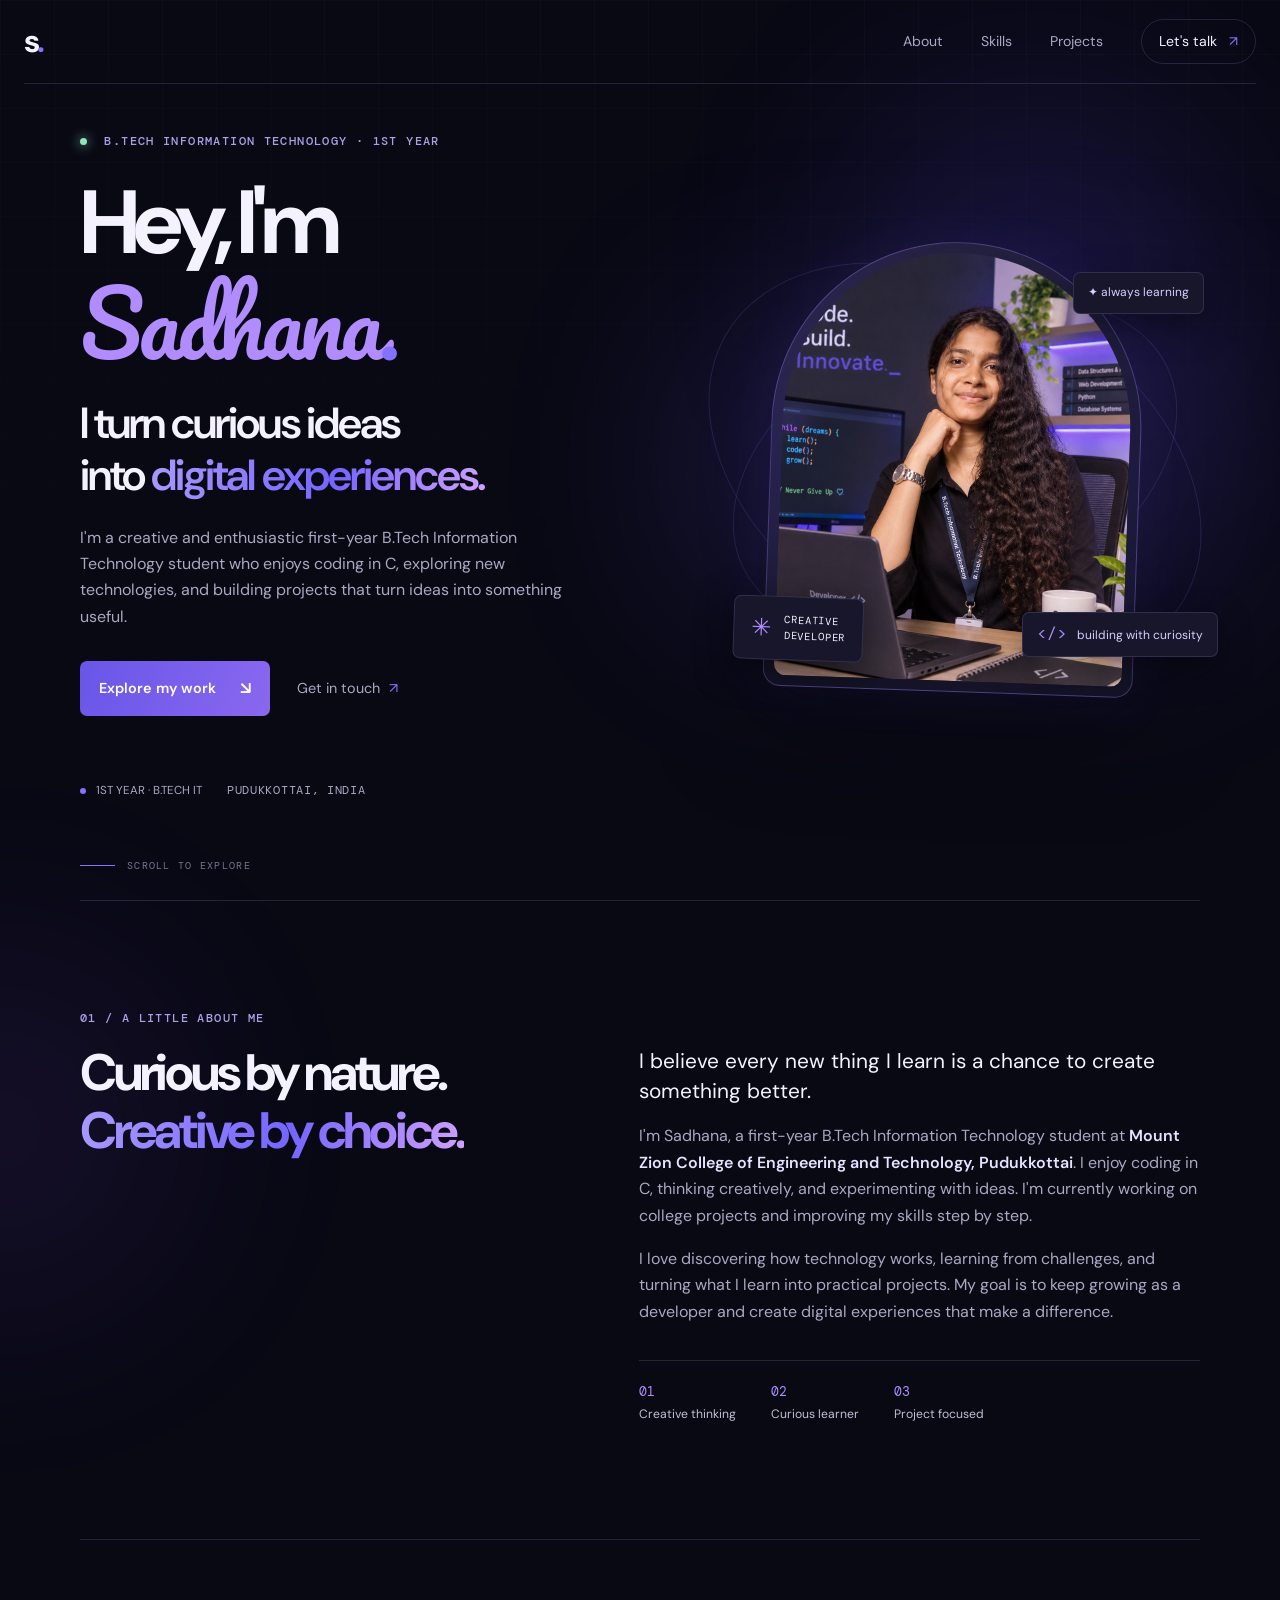
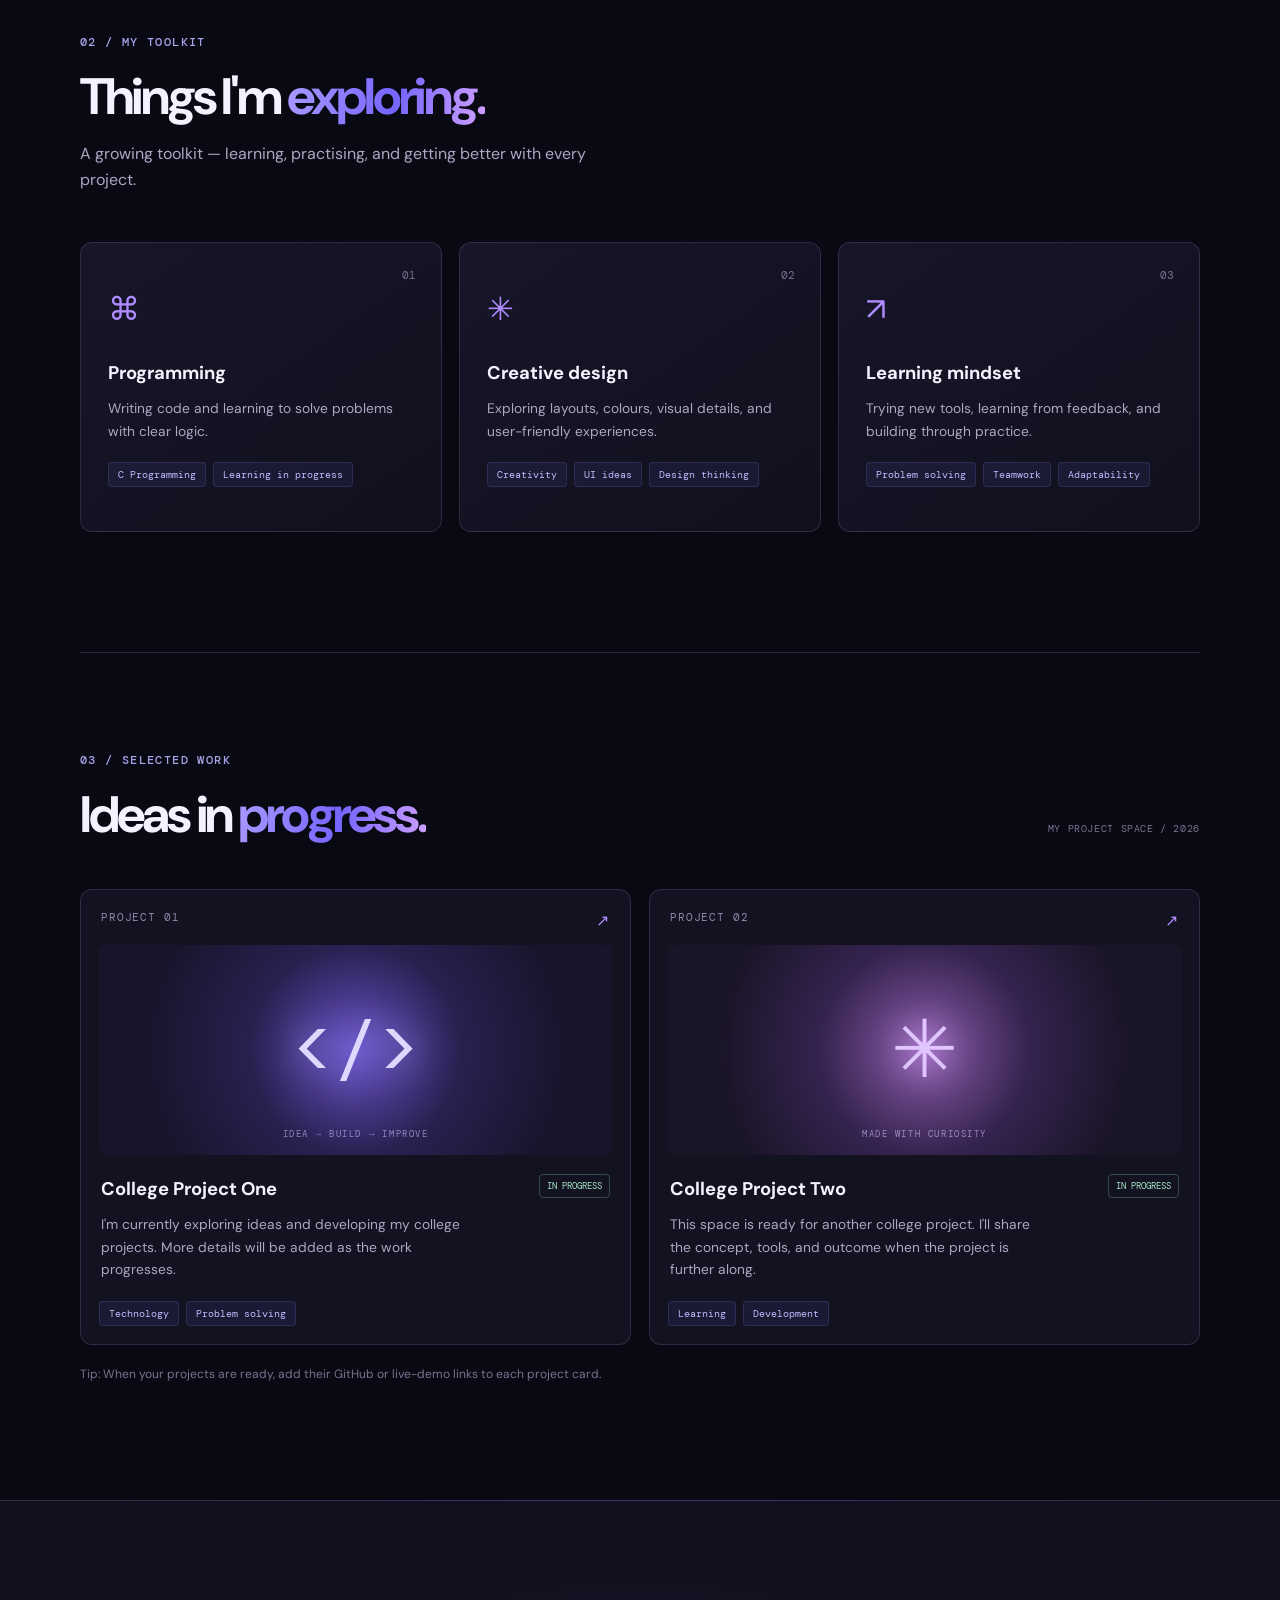
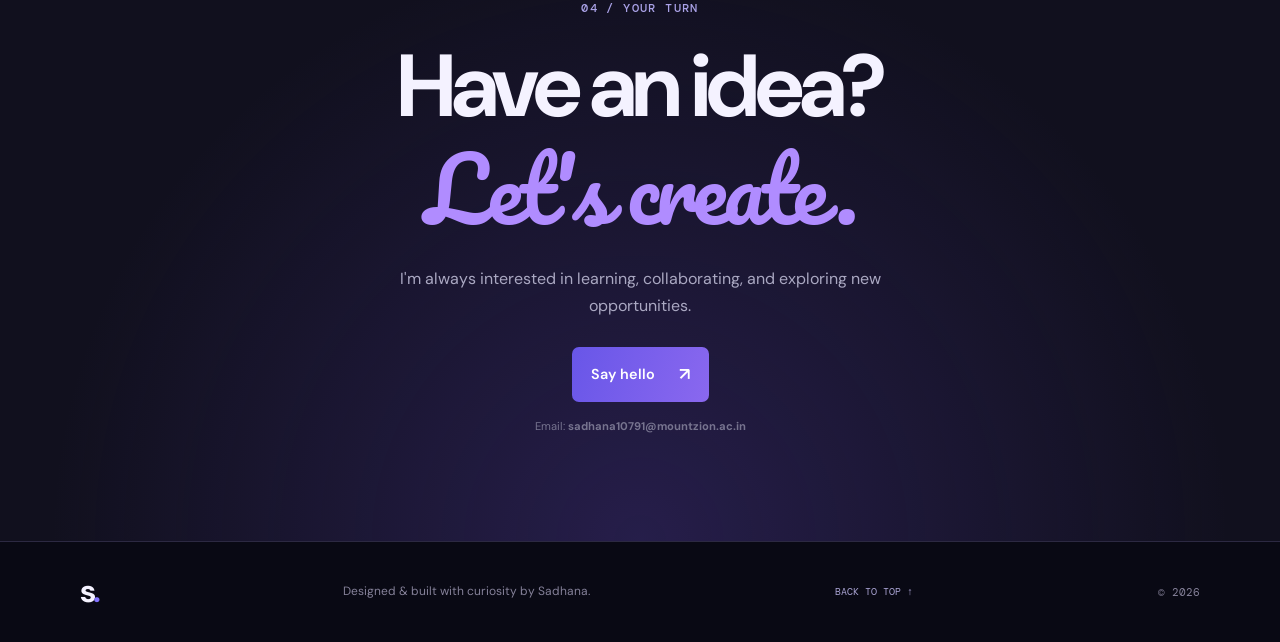
<file: index.html>
<!DOCTYPE html>
<html lang="en">
<head>
  <meta charset="UTF-8" />
  <meta name="viewport" content="width=device-width, initial-scale=1.0" />
  <meta name="description" content="Sadhana's personal portfolio — creative developer, curious learner, and engineering student." />
  <title>Sadhana | Creative Developer</title>
  <link rel="preconnect" href="https://fonts.googleapis.com">
  <link rel="preconnect" href="https://fonts.gstatic.com" crossorigin>
  <link href="https://fonts.googleapis.com/css2?family=DM+Mono:wght@400;500&family=DM+Sans:wght@400;500;600;700&family=Pacifico&display=swap" rel="stylesheet">
  <link rel="stylesheet" href="style.css" />
</head>
<body>
  <div class="ambient ambient-one"></div>
  <div class="ambient ambient-two"></div>

  <header class="site-header">
    <a class="brand" href="#home" aria-label="Sadhana home">s<span>.</span></a>
    <button class="menu-toggle" aria-label="Toggle navigation" aria-expanded="false">☰</button>
    <nav class="navigation" aria-label="Main navigation">
      <a href="#about">About</a>
      <a href="#skills">Skills</a>
      <a href="#projects">Projects</a>
      <a href="#contact" class="nav-contact">Let's talk <span>↗</span></a>
    </nav>
  </header>

  <main>
    <section class="hero section-wrap" id="home">
      <div class="hero-copy">
        <p class="eyebrow"><span class="status-dot"></span> B.TECH INFORMATION TECHNOLOGY · 1ST YEAR</p>
        <h1>Hey, I'm <span class="script-name">Sadhana</span><span class="period">.</span></h1>
        <h2>I turn curious ideas<br>into <span class="gradient-text">digital experiences.</span></h2>
        <p class="hero-description">
          I'm a creative and enthusiastic first-year B.Tech Information Technology student who enjoys
          coding in C, exploring new technologies, and building projects that turn ideas into something useful.
        </p>
        <div class="hero-actions">
          <a class="button button-primary" href="#projects">Explore my work <span>↘</span></a>
          <a class="text-link" href="#contact">Get in touch <span>↗</span></a>
        </div>
        <div class="hero-meta">
          <span><i></i> 1ST YEAR · B.TECH IT</span>
          <span class="mono">PUDUKKOTTAI, INDIA</span>
        </div>
      </div>

      <div class="hero-visual">
        <div class="photo-frame">
          <div class="photo-glow"></div>
          <img src="sadhana.jpg" alt="Sadhana" class="profile-photo">
          <div class="photo-label"><span class="label-icon">✳</span><span>CREATIVE<br>DEVELOPER</span></div>
        </div>
        <div class="orbit orbit-one"></div>
        <div class="orbit orbit-two"></div>
        <div class="floating-note note-top">✦ always learning</div>
        <div class="floating-note note-bottom"><span class="code-mark">&lt;/&gt;</span> building with curiosity</div>
      </div>
      <a class="scroll-cue" href="#about"><span></span> SCROLL TO EXPLORE</a>
    </section>

    <section class="section-wrap about-section" id="about">
      <div class="section-heading">
        <p class="eyebrow">01 / A LITTLE ABOUT ME</p>
        <h2>Curious by nature.<br><span class="gradient-text">Creative by choice.</span></h2>
      </div>
      <div class="about-content">
        <p class="about-lead">I believe every new thing I learn is a chance to create something better.</p>
        <p>
          I'm Sadhana, a first-year B.Tech Information Technology student at <strong>Mount Zion College
          of Engineering and Technology, Pudukkottai</strong>. I enjoy coding in C, thinking creatively,
          and experimenting with ideas.
          I'm currently working on college projects and improving my skills step by step.
        </p>
        <p>
          I love discovering how technology works, learning from challenges, and turning what I
          learn into practical projects. My goal is to keep growing as a developer and create
          digital experiences that make a difference.
        </p>
        <div class="quick-facts">
          <div><strong>01</strong><span>Creative thinking</span></div>
          <div><strong>02</strong><span>Curious learner</span></div>
          <div><strong>03</strong><span>Project focused</span></div>
        </div>
      </div>
    </section>

    <section class="section-wrap skills-section" id="skills">
      <div class="section-heading">
        <p class="eyebrow">02 / MY TOOLKIT</p>
        <h2>Things I'm <span class="gradient-text">exploring.</span></h2>
        <p class="section-intro">A growing toolkit — learning, practising, and getting better with every project.</p>
      </div>
      <div class="skill-grid">
        <article class="skill-card"><span class="skill-number">01</span><div class="skill-symbol">⌘</div><h3>Programming</h3><p>Writing code and learning to solve problems with clear logic.</p><div class="tags"><span>C Programming</span><span>Learning in progress</span></div></article>
        <article class="skill-card"><span class="skill-number">02</span><div class="skill-symbol">✳</div><h3>Creative design</h3><p>Exploring layouts, colours, visual details, and user-friendly experiences.</p><div class="tags"><span>Creativity</span><span>UI ideas</span><span>Design thinking</span></div></article>
        <article class="skill-card"><span class="skill-number">03</span><div class="skill-symbol">↗</div><h3>Learning mindset</h3><p>Trying new tools, learning from feedback, and building through practice.</p><div class="tags"><span>Problem solving</span><span>Teamwork</span><span>Adaptability</span></div></article>
      </div>
    </section>

    <section class="section-wrap projects-section" id="projects">
      <div class="section-heading projects-heading">
        <div><p class="eyebrow">03 / SELECTED WORK</p><h2>Ideas in <span class="gradient-text">progress.</span></h2></div>
        <span class="project-count mono">MY PROJECT SPACE / 2026</span>
      </div>
      <div class="project-grid">
        <article class="project-card project-featured">
          <div class="project-top"><span>PROJECT 01</span><span class="project-arrow">↗</span></div>
          <div class="project-art art-one"><span class="art-bracket">&lt;/&gt;</span><span class="art-caption">IDEA → BUILD → IMPROVE</span></div>
          <div class="project-info"><div><h3>College Project One</h3><p>I'm currently exploring ideas and developing my college projects. More details will be added as the work progresses.</p></div><span class="project-status">IN PROGRESS</span></div>
          <div class="tags"><span>Technology</span><span>Problem solving</span></div>
        </article>
        <article class="project-card">
          <div class="project-top"><span>PROJECT 02</span><span class="project-arrow">↗</span></div>
          <div class="project-art art-two"><span class="art-spark">✳</span><span class="art-caption">MADE WITH CURIOSITY</span></div>
          <div class="project-info"><div><h3>College Project Two</h3><p>This space is ready for another college project. I'll share the concept, tools, and outcome when the project is further along.</p></div><span class="project-status">IN PROGRESS</span></div>
          <div class="tags"><span>Learning</span><span>Development</span></div>
        </article>
      </div>
      <p class="project-hint">Tip: When your projects are ready, add their GitHub or live-demo links to each project card.</p>
    </section>

    <section class="contact-section" id="contact">
      <div class="section-wrap contact-inner">
        <p class="eyebrow">04 / YOUR TURN</p>
        <h2>Have an idea?<br><span class="script-name">Let's create.</span></h2>
        <p>I'm always interested in learning, collaborating, and exploring new opportunities.</p>
        <a class="button button-primary" href="mailto:sadhana10791@mountzion.ac.in">Say hello <span>↗</span></a>
        <p class="email-note">Email: <strong>sadhana10791@mountzion.ac.in</strong></p>
      </div>
    </section>
  </main>

  <footer class="site-footer section-wrap">
    <a class="brand" href="#home">s<span>.</span></a>
    <p>Designed & built with curiosity by Sadhana.</p>
    <a href="#home" class="back-top">BACK TO TOP ↑</a>
    <span class="footer-year">© 2026</span>
  </footer>
  <script>
    const menuButton = document.querySelector('.menu-toggle');
    const navigation = document.querySelector('.navigation');
    menuButton.addEventListener('click', () => {
      const isOpen = navigation.classList.toggle('is-open');
      menuButton.setAttribute('aria-expanded', String(isOpen));
    });
    navigation.querySelectorAll('a').forEach(link => {
      link.addEventListener('click', () => {
        navigation.classList.remove('is-open');
        menuButton.setAttribute('aria-expanded', 'false');
      });
    });

    const revealItems = document.querySelectorAll(
      '.section-heading, .about-content, .skill-card, .project-card, .contact-inner'
    );
    const revealObserver = new IntersectionObserver(entries => {
      entries.forEach(entry => {
        if (entry.isIntersecting) {
          entry.target.classList.add('revealed');
          revealObserver.unobserve(entry.target);
        }
      });
    }, { threshold: 0.12 });
    revealItems.forEach(item => {
      item.classList.add('reveal');
      revealObserver.observe(item);
    });
  </script>
</body>
</html>
</file>
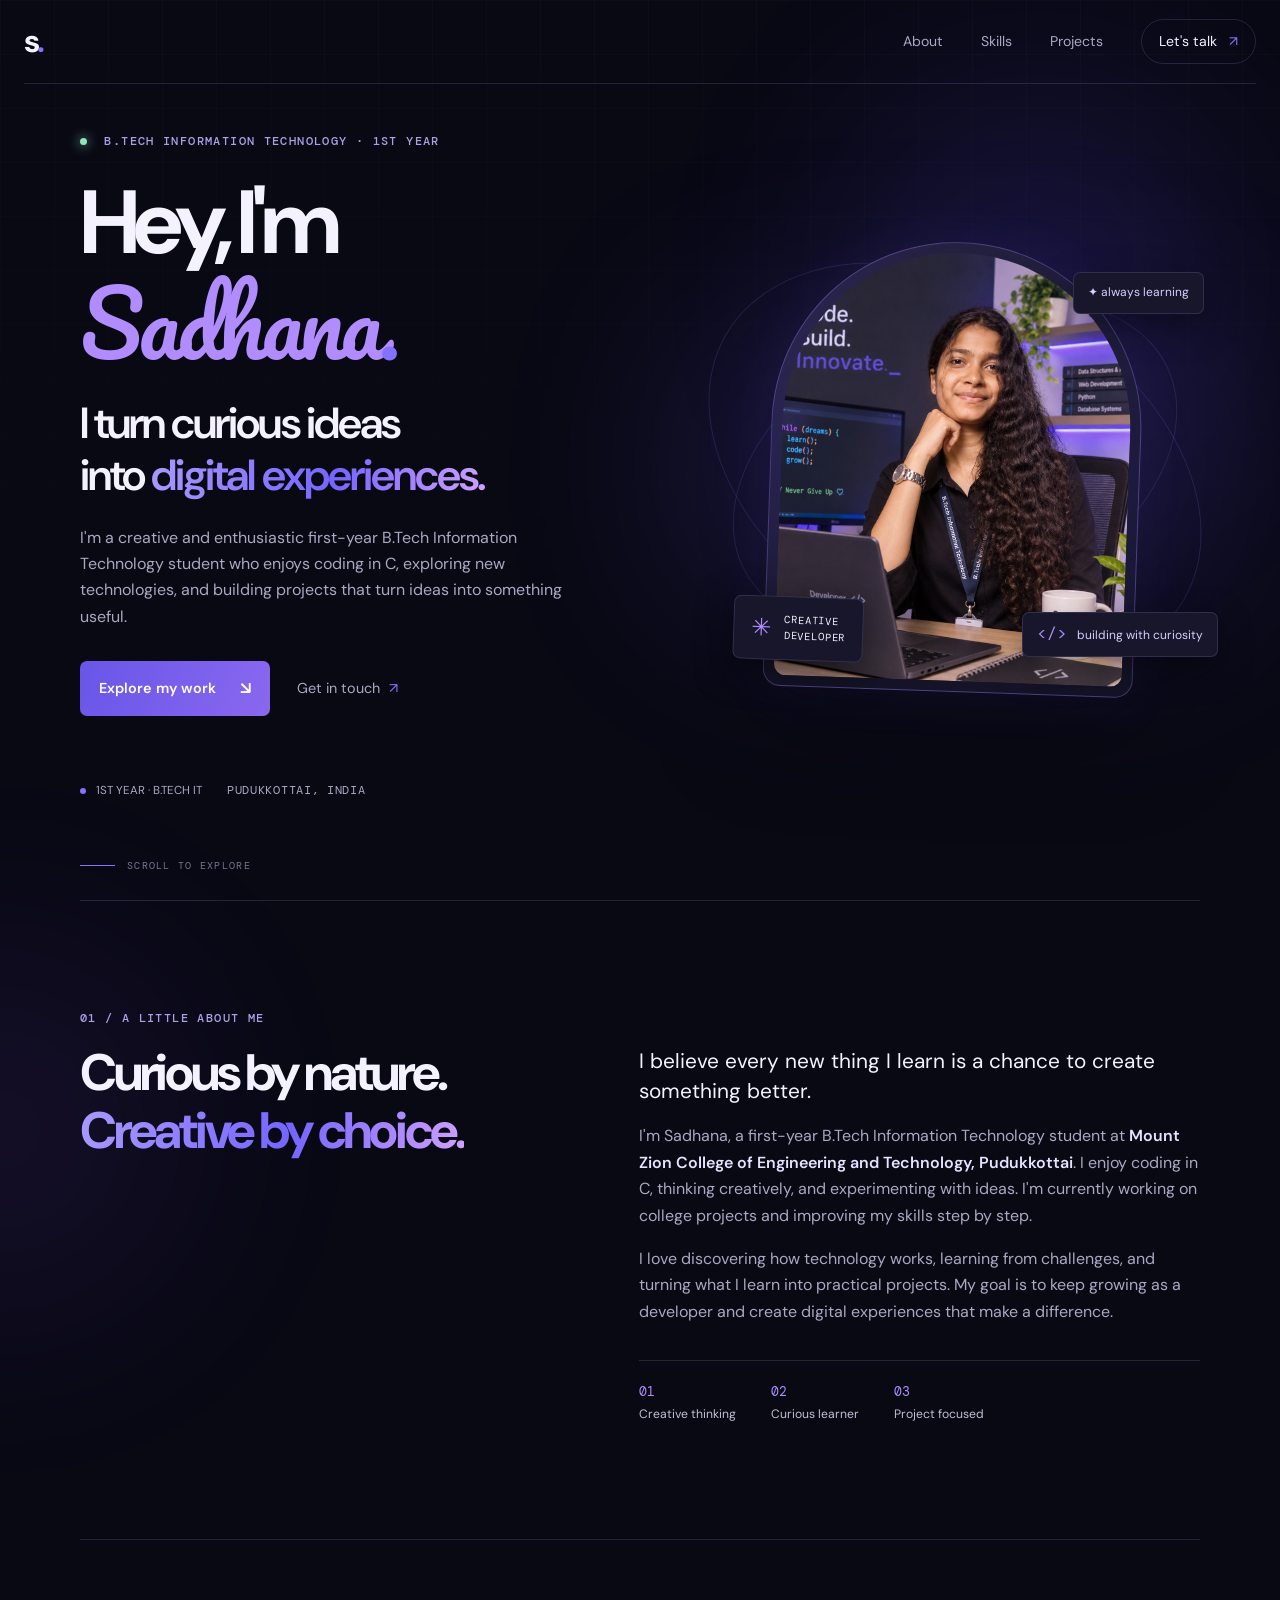
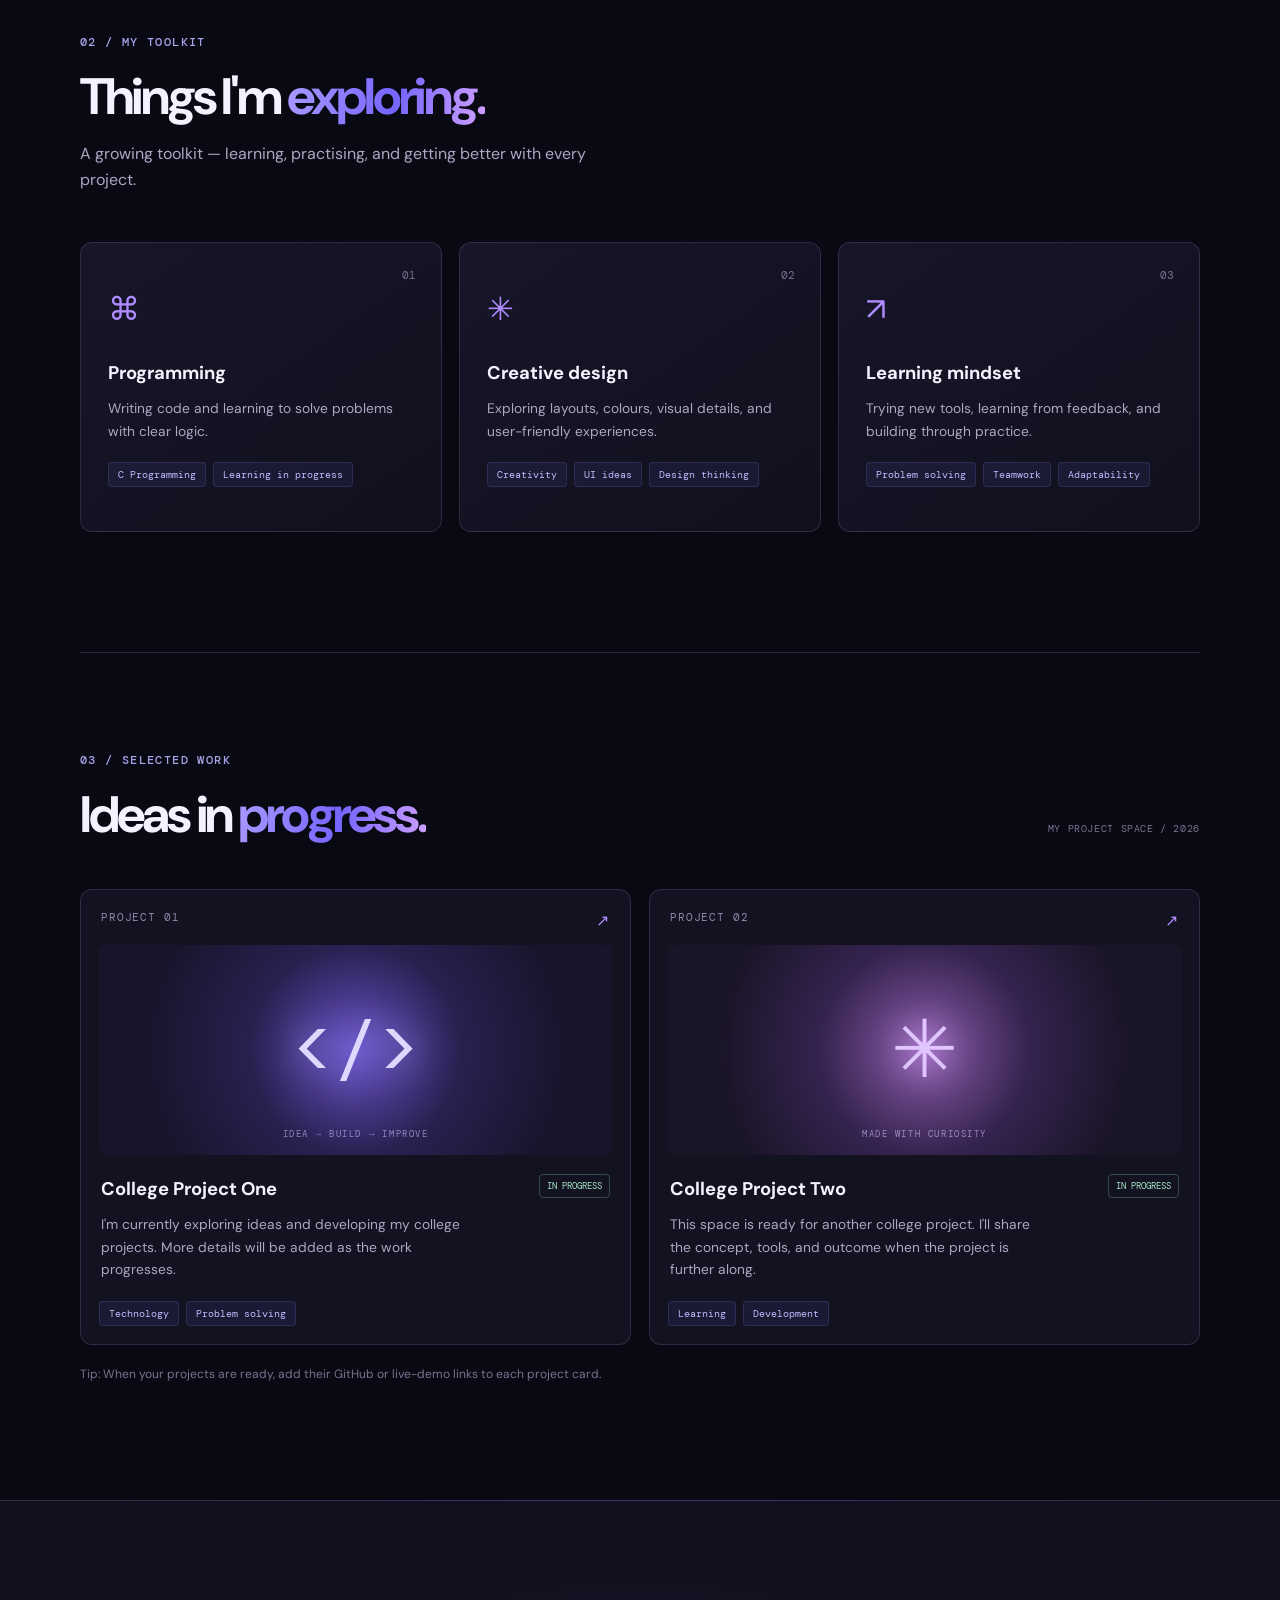
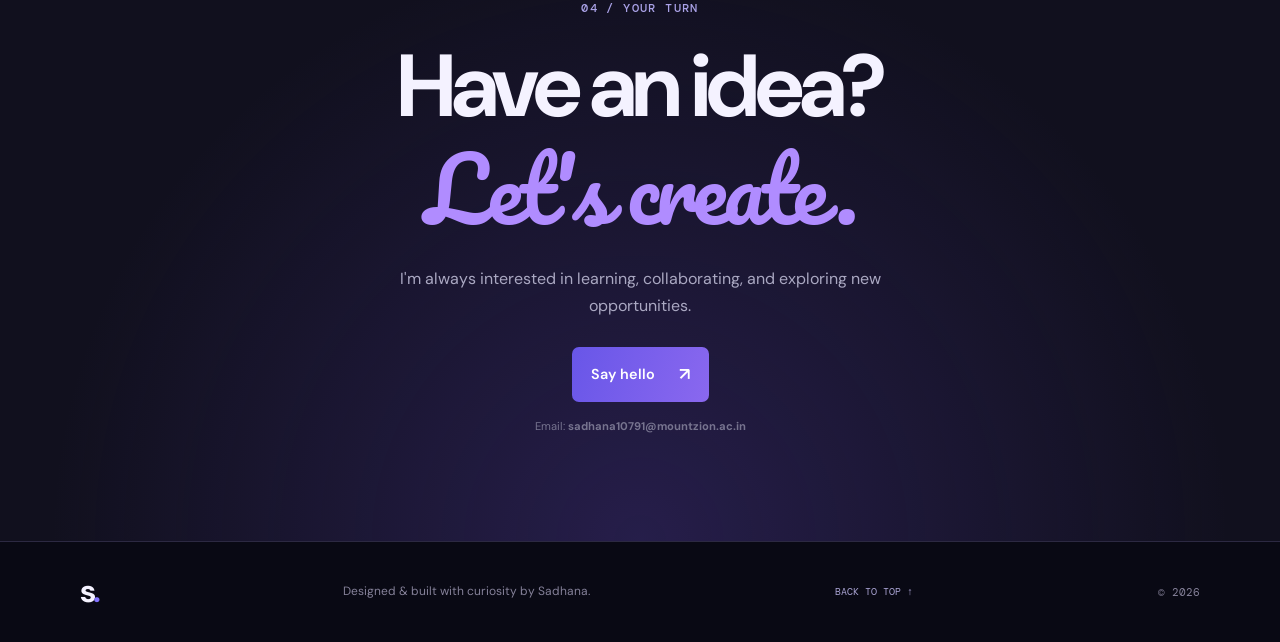
<file: sadhana_portfolio_vscode_updated/sadhana_portfolio/index.html>
<!DOCTYPE html>
<html lang="en">
<head>
  <meta charset="UTF-8" />
  <meta name="viewport" content="width=device-width, initial-scale=1.0" />
  <meta name="description" content="Sadhana's personal portfolio — creative developer, curious learner, and engineering student." />
  <title>Sadhana | Creative Developer</title>
  <link rel="preconnect" href="https://fonts.googleapis.com">
  <link rel="preconnect" href="https://fonts.gstatic.com" crossorigin>
  <link href="https://fonts.googleapis.com/css2?family=DM+Mono:wght@400;500&family=DM+Sans:wght@400;500;600;700&family=Pacifico&display=swap" rel="stylesheet">
  <link rel="stylesheet" href="style.css" />
</head>
<body>
  <div class="ambient ambient-one"></div>
  <div class="ambient ambient-two"></div>

  <header class="site-header">
    <a class="brand" href="#home" aria-label="Sadhana home">s<span>.</span></a>
    <button class="menu-toggle" aria-label="Toggle navigation" aria-expanded="false">☰</button>
    <nav class="navigation" aria-label="Main navigation">
      <a href="#about">About</a>
      <a href="#skills">Skills</a>
      <a href="#projects">Projects</a>
      <a href="#contact" class="nav-contact">Let's talk <span>↗</span></a>
    </nav>
  </header>

  <main>
    <section class="hero section-wrap" id="home">
      <div class="hero-copy">
        <p class="eyebrow"><span class="status-dot"></span> B.TECH INFORMATION TECHNOLOGY · 1ST YEAR</p>
        <h1>Hey, I'm <span class="script-name">Sadhana</span><span class="period">.</span></h1>
        <h2>I turn curious ideas<br>into <span class="gradient-text">digital experiences.</span></h2>
        <p class="hero-description">
          I'm a creative and enthusiastic first-year B.Tech Information Technology student who enjoys
          coding in C, exploring new technologies, and building projects that turn ideas into something useful.
        </p>
        <div class="hero-actions">
          <a class="button button-primary" href="#projects">Explore my work <span>↘</span></a>
          <a class="text-link" href="#contact">Get in touch <span>↗</span></a>
        </div>
        <div class="hero-meta">
          <span><i></i> 1ST YEAR · B.TECH IT</span>
          <span class="mono">PUDUKKOTTAI, INDIA</span>
        </div>
      </div>

      <div class="hero-visual">
        <div class="photo-frame">
          <div class="photo-glow"></div>
          <img src="assets/sadhana.jpg" alt="Portrait of Sadhana at her desk" class="profile-photo">
          <div class="photo-label"><span class="label-icon">✳</span><span>CREATIVE<br>DEVELOPER</span></div>
        </div>
        <div class="orbit orbit-one"></div>
        <div class="orbit orbit-two"></div>
        <div class="floating-note note-top">✦ always learning</div>
        <div class="floating-note note-bottom"><span class="code-mark">&lt;/&gt;</span> building with curiosity</div>
      </div>
      <a class="scroll-cue" href="#about"><span></span> SCROLL TO EXPLORE</a>
    </section>

    <section class="section-wrap about-section" id="about">
      <div class="section-heading">
        <p class="eyebrow">01 / A LITTLE ABOUT ME</p>
        <h2>Curious by nature.<br><span class="gradient-text">Creative by choice.</span></h2>
      </div>
      <div class="about-content">
        <p class="about-lead">I believe every new thing I learn is a chance to create something better.</p>
        <p>
          I'm Sadhana, a first-year B.Tech Information Technology student at <strong>Mount Zion College
          of Engineering and Technology, Pudukkottai</strong>. I enjoy coding in C, thinking creatively,
          and experimenting with ideas.
          I'm currently working on college projects and improving my skills step by step.
        </p>
        <p>
          I love discovering how technology works, learning from challenges, and turning what I
          learn into practical projects. My goal is to keep growing as a developer and create
          digital experiences that make a difference.
        </p>
        <div class="quick-facts">
          <div><strong>01</strong><span>Creative thinking</span></div>
          <div><strong>02</strong><span>Curious learner</span></div>
          <div><strong>03</strong><span>Project focused</span></div>
        </div>
      </div>
    </section>

    <section class="section-wrap skills-section" id="skills">
      <div class="section-heading">
        <p class="eyebrow">02 / MY TOOLKIT</p>
        <h2>Things I'm <span class="gradient-text">exploring.</span></h2>
        <p class="section-intro">A growing toolkit — learning, practising, and getting better with every project.</p>
      </div>
      <div class="skill-grid">
        <article class="skill-card"><span class="skill-number">01</span><div class="skill-symbol">⌘</div><h3>Programming</h3><p>Writing code and learning to solve problems with clear logic.</p><div class="tags"><span>C Programming</span><span>Learning in progress</span></div></article>
        <article class="skill-card"><span class="skill-number">02</span><div class="skill-symbol">✳</div><h3>Creative design</h3><p>Exploring layouts, colours, visual details, and user-friendly experiences.</p><div class="tags"><span>Creativity</span><span>UI ideas</span><span>Design thinking</span></div></article>
        <article class="skill-card"><span class="skill-number">03</span><div class="skill-symbol">↗</div><h3>Learning mindset</h3><p>Trying new tools, learning from feedback, and building through practice.</p><div class="tags"><span>Problem solving</span><span>Teamwork</span><span>Adaptability</span></div></article>
      </div>
    </section>

    <section class="section-wrap projects-section" id="projects">
      <div class="section-heading projects-heading">
        <div><p class="eyebrow">03 / SELECTED WORK</p><h2>Ideas in <span class="gradient-text">progress.</span></h2></div>
        <span class="project-count mono">MY PROJECT SPACE / 2026</span>
      </div>
      <div class="project-grid">
        <article class="project-card project-featured">
          <div class="project-top"><span>PROJECT 01</span><span class="project-arrow">↗</span></div>
          <div class="project-art art-one"><span class="art-bracket">&lt;/&gt;</span><span class="art-caption">IDEA → BUILD → IMPROVE</span></div>
          <div class="project-info"><div><h3>College Project One</h3><p>I'm currently exploring ideas and developing my college projects. More details will be added as the work progresses.</p></div><span class="project-status">IN PROGRESS</span></div>
          <div class="tags"><span>Technology</span><span>Problem solving</span></div>
        </article>
        <article class="project-card">
          <div class="project-top"><span>PROJECT 02</span><span class="project-arrow">↗</span></div>
          <div class="project-art art-two"><span class="art-spark">✳</span><span class="art-caption">MADE WITH CURIOSITY</span></div>
          <div class="project-info"><div><h3>College Project Two</h3><p>This space is ready for another college project. I'll share the concept, tools, and outcome when the project is further along.</p></div><span class="project-status">IN PROGRESS</span></div>
          <div class="tags"><span>Learning</span><span>Development</span></div>
        </article>
      </div>
      <p class="project-hint">Tip: When your projects are ready, add their GitHub or live-demo links to each project card.</p>
    </section>

    <section class="contact-section" id="contact">
      <div class="section-wrap contact-inner">
        <p class="eyebrow">04 / YOUR TURN</p>
        <h2>Have an idea?<br><span class="script-name">Let's create.</span></h2>
        <p>I'm always interested in learning, collaborating, and exploring new opportunities.</p>
        <a class="button button-primary" href="mailto:sadhana10791@mountzion.ac.in">Say hello <span>↗</span></a>
        <p class="email-note">Email: <strong>sadhana10791@mountzion.ac.in</strong></p>
      </div>
    </section>
  </main>

  <footer class="site-footer section-wrap">
    <a class="brand" href="#home">s<span>.</span></a>
    <p>Designed & built with curiosity by Sadhana.</p>
    <a href="#home" class="back-top">BACK TO TOP ↑</a>
    <span class="footer-year">© 2026</span>
  </footer>
  <script>
    const menuButton = document.querySelector('.menu-toggle');
    const navigation = document.querySelector('.navigation');
    menuButton.addEventListener('click', () => {
      const isOpen = navigation.classList.toggle('is-open');
      menuButton.setAttribute('aria-expanded', String(isOpen));
    });
    navigation.querySelectorAll('a').forEach(link => {
      link.addEventListener('click', () => {
        navigation.classList.remove('is-open');
        menuButton.setAttribute('aria-expanded', 'false');
      });
    });

    const revealItems = document.querySelectorAll(
      '.section-heading, .about-content, .skill-card, .project-card, .contact-inner'
    );
    const revealObserver = new IntersectionObserver(entries => {
      entries.forEach(entry => {
        if (entry.isIntersecting) {
          entry.target.classList.add('revealed');
          revealObserver.unobserve(entry.target);
        }
      });
    }, { threshold: 0.12 });
    revealItems.forEach(item => {
      item.classList.add('reveal');
      revealObserver.observe(item);
    });
  </script>
</body>
</html>
</file>
<file: style.css>
/* Sadhana's portfolio — edit the colours in :root to personalise the theme. */
:root {
  --bg: #090914;
  --surface: #111121;
  --surface-light: #17172b;
  --text: #f4f2ff;
  --muted: #aaa8c2;
  --indigo: #8272ff;
  --violet: #b08cff;
  --line: rgba(183, 173, 255, .16);
  --mono: "DM Mono", monospace;
  --sans: "DM Sans", sans-serif;
}
* { box-sizing: border-box; margin: 0; padding: 0; }
html { scroll-behavior: smooth; scroll-padding-top: 90px; }
body {
  background: var(--bg); color: var(--text); font-family: var(--sans);
  line-height: 1.65; overflow-x: hidden;
}
body::before {
  content: ""; position: fixed; inset: 0; pointer-events: none; z-index: -1;
  background-image: linear-gradient(rgba(255,255,255,.018) 1px, transparent 1px),
                    linear-gradient(90deg, rgba(255,255,255,.018) 1px, transparent 1px);
  background-size: 54px 54px;
  mask-image: linear-gradient(to bottom, black, transparent 78%);
}
a { color: inherit; text-decoration: none; }
.ambient { position: absolute; width: 360px; height: 360px; border-radius: 50%; filter: blur(110px); opacity: .18; pointer-events: none; z-index: -1; }
.ambient-one { top: 100px; right: 5%; background: #624bff; }
.ambient-two { top: 950px; left: -180px; background: #8b4cff; opacity: .1; }
.section-wrap { width: min(1120px, calc(100% - 48px)); margin-inline: auto; }
.site-header {
  width: min(1240px, calc(100% - 48px)); height: 84px; margin: auto;
  display: flex; align-items: center; justify-content: space-between;
  border-bottom: 1px solid var(--line); position: relative; z-index: 10;
}
.brand { font-size: 2rem; font-weight: 700; letter-spacing: -3px; }
.brand span, .period { color: var(--indigo); }
.navigation { display: flex; align-items: center; gap: 38px; color: var(--muted); font-size: .88rem; }
.navigation a { transition: color .25s ease; }
.navigation a:hover, .text-link:hover { color: white; }
.nav-contact { color: var(--text) !important; border: 1px solid var(--line); padding: 10px 17px; border-radius: 30px; }
.nav-contact span { color: var(--indigo); margin-left: 8px; }
.menu-toggle { display: none; background: none; border: 0; color: white; font-size: 1.5rem; cursor: pointer; }
.hero { min-height: 690px; display: grid; grid-template-columns: 1.08fr .92fr; align-items: center; gap: 55px; position: relative; padding-top: 50px; padding-bottom: 100px; }
.eyebrow { color: #aaa2e7; font: 500 .72rem var(--mono); letter-spacing: .12em; }
.status-dot { display: inline-block; width: 7px; height: 7px; border-radius: 50%; background: #8ee6bb; box-shadow: 0 0 12px #8ee6bb; margin-right: 9px; }
.hero h1 { font-size: clamp(3.4rem, 7vw, 5.7rem); line-height: 1.1; letter-spacing: -.075em; margin: 25px 0 18px; }
.script-name { font-family: "Pacifico", cursive; font-weight: 400; letter-spacing: -.04em; color: var(--violet); }
.hero h2 { font-size: clamp(1.8rem, 3.4vw, 2.75rem); line-height: 1.2; letter-spacing: -.045em; font-weight: 600; }
.gradient-text { background: linear-gradient(100deg, #a99aff, #7565ff 55%, #d0a1ff); color: transparent; background-clip: text; -webkit-background-clip: text; }
.hero-description { color: var(--muted); max-width: 510px; margin-top: 23px; font-size: 1rem; }
.hero-actions { display: flex; align-items: center; gap: 27px; margin-top: 31px; }
.button { display: inline-flex; align-items: center; gap: 24px; border-radius: 7px; padding: 13px 19px; font-size: .9rem; font-weight: 600; transition: transform .25s, box-shadow .25s; }
.button:hover { transform: translateY(-3px); box-shadow: 0 10px 30px #6f5aff40; }
.button-primary { color: white; background: linear-gradient(110deg, #6856e8, #8a68ef); }
.button span { font-size: 1.1rem; }
.text-link { color: var(--muted); font-size: .9rem; }
.text-link span { color: var(--indigo); margin-left: 5px; }
.hero-meta { display: flex; flex-wrap: wrap; gap: 25px; margin-top: 65px; color: var(--muted); font-size: .72rem; }
.hero-meta i { display: inline-block; width: 6px; height: 6px; background: var(--indigo); border-radius: 50%; margin-right: 7px; }
.mono { font-family: var(--mono); letter-spacing: .06em; }
.hero-visual { min-height: 490px; position: relative; display: grid; place-items: center; }
.photo-frame { width: min(370px, 85%); height: 450px; position: relative; z-index: 2; padding: 10px; border: 1px solid #a18aff55; border-radius: 190px 190px 18px 18px; background: linear-gradient(145deg, #282344, #11111f 65%); box-shadow: 0 30px 100px #0008, 0 0 60px #7662ff22; transform: rotate(2deg); animation: float 6s ease-in-out infinite; }
.profile-photo { width: 100%; height: 100%; display: block; object-fit: cover; object-position: center 35%; border-radius: 180px 180px 12px 12px; filter: saturate(.92); }
.photo-glow { position: absolute; inset: 20% -20%; background: #6d5aff; filter: blur(100px); opacity: .2; z-index: -1; }
.photo-label { position: absolute; bottom: 25px; left: -32px; background: #17162a; border: 1px solid var(--line); padding: 13px 17px; border-radius: 8px; display: flex; gap: 12px; align-items: center; font: .65rem var(--mono); letter-spacing: .08em; line-height: 1.5; box-shadow: 0 10px 35px #0008; }
.label-icon { color: var(--violet); font-size: 1.5rem; }
.orbit { position: absolute; border: 1px solid #9a8aff2a; border-radius: 50%; transform: rotate(-25deg); }
.orbit-one { width: 470px; height: 300px; }
.orbit-two { width: 530px; height: 360px; transform: rotate(30deg); }
.floating-note { position: absolute; z-index: 3; background: #17162a; border: 1px solid var(--line); border-radius: 7px; padding: 10px 14px; color: #d5d0ff; font-size: .75rem; box-shadow: 0 12px 35px #0006; }
.note-top { top: 50px; right: -4px; animation: bob 4s ease-in-out infinite; }
.note-bottom { bottom: 55px; right: -18px; animation: bob 5s ease-in-out infinite reverse; }
.code-mark { color: var(--violet); font: 1rem var(--mono); margin-right: 7px; }
.scroll-cue { position: absolute; bottom: 28px; left: 0; color: #77748f; font: .62rem var(--mono); letter-spacing: .13em; display: flex; align-items: center; gap: 12px; }
.scroll-cue span { width: 35px; height: 1px; background: var(--indigo); }
.about-section { border-top: 1px solid var(--line); padding-top: 110px; padding-bottom: 115px; display: grid; grid-template-columns: .9fr 1.1fr; gap: 100px; }
.section-heading h2 { font-size: clamp(2.2rem, 4vw, 3.5rem); line-height: 1.13; letter-spacing: -.06em; margin-top: 18px; }
.about-content { padding-top: 35px; color: var(--muted); max-width: 590px; }
.about-content p { margin-bottom: 17px; }
.about-content strong { color: #e6e2ff; font-weight: 600; }
.about-lead { color: var(--text); font-size: 1.3rem; line-height: 1.45; }
.quick-facts { display: flex; gap: 35px; margin-top: 35px; padding-top: 22px; border-top: 1px solid var(--line); }
.quick-facts div { display: flex; flex-direction: column; gap: 4px; }
.quick-facts strong { color: var(--violet); font: .8rem var(--mono); }
.quick-facts span { font-size: .76rem; color: #c2bfd4; }
.skills-section { padding: 95px 0 120px; border-top: 1px solid var(--line); }
.section-intro { color: var(--muted); margin-top: 15px; max-width: 520px; }
.skill-grid { display: grid; grid-template-columns: repeat(3, 1fr); gap: 17px; margin-top: 48px; }
.skill-card { position: relative; padding: 27px; min-height: 290px; border: 1px solid var(--line); border-radius: 12px; background: linear-gradient(145deg, #171629, #10101d); transition: transform .3s, border-color .3s; }
.skill-card:hover, .project-card:hover { transform: translateY(-7px); border-color: #8875ff77; }
.skill-number { position: absolute; top: 25px; right: 25px; color: #77728f; font: .7rem var(--mono); }
.skill-symbol { color: var(--violet); font-size: 2rem; margin: 13px 0 22px; }
.skill-card h3, .project-info h3 { font-size: 1.15rem; margin-bottom: 9px; }
.skill-card p, .project-info p { color: var(--muted); font-size: .86rem; }
.tags { display: flex; flex-wrap: wrap; gap: 7px; margin-top: 20px; }
.tags span { color: #c4baff; background: #8170ff16; border: 1px solid #9687ff2a; padding: 5px 9px; border-radius: 4px; font: .64rem var(--mono); }
.projects-section { padding: 100px 0 115px; border-top: 1px solid var(--line); }
.projects-heading { display: flex; align-items: end; justify-content: space-between; }
.project-count { color: #77748f; font-size: .65rem; padding-bottom: 7px; }
.project-grid { display: grid; grid-template-columns: 1fr 1fr; gap: 18px; margin-top: 45px; }
.project-card { padding: 18px; border: 1px solid var(--line); border-radius: 12px; background: #121221; transition: transform .3s, border-color .3s; }
.project-top { display: flex; justify-content: space-between; color: #8e89aa; font: .67rem var(--mono); letter-spacing: .08em; padding: 2px 2px 14px; }
.project-arrow { color: var(--violet); font-size: 1rem; }
.project-art { height: 210px; border-radius: 7px; display: flex; flex-direction: column; justify-content: center; align-items: center; overflow: hidden; position: relative; }
.art-one { background: radial-gradient(circle at 50% 50%, #6651c7 0, #29204f 38%, #17152c 75%); }
.art-two { background: radial-gradient(circle at 50% 50%, #8a5ca9 0, #35234f 38%, #191426 75%); }
.art-bracket { color: #ded8ff; font: 4.5rem var(--mono); text-shadow: 0 0 35px #b5a5ff; }
.art-spark { font-size: 5rem; color: #e1c5ff; text-shadow: 0 0 35px #d9aaff; animation: spin 18s linear infinite; }
.art-caption { position: absolute; bottom: 15px; color: #d1c9ff9c; font: .58rem var(--mono); letter-spacing: .17em; }
.project-info { display: flex; justify-content: space-between; align-items: start; gap: 12px; padding: 19px 2px 0; }
.project-info p { max-width: 370px; }
.project-status { flex-shrink: 0; color: #a8e4c6; font: .58rem var(--mono); border: 1px solid #8ee6bb44; padding: 5px 7px; border-radius: 4px; }
.project-hint { color: #77748f; font-size: .75rem; margin-top: 20px; }
.contact-section { background: radial-gradient(ellipse at 50% 100%, #45328c66, transparent 65%), #11101e; border-top: 1px solid var(--line); border-bottom: 1px solid var(--line); text-align: center; }
.contact-inner { padding-top: 100px; padding-bottom: 105px; }
.contact-inner h2 { font-size: clamp(3rem, 7vw, 5.5rem); line-height: 1.15; letter-spacing: -.06em; margin: 20px 0; }
.contact-inner > p:not(.eyebrow):not(.email-note) { color: var(--muted); margin: 0 auto 28px; max-width: 500px; }
.email-note { color: #77748f; font-size: .7rem; margin-top: 15px; }
.site-footer { min-height: 100px; display: flex; align-items: center; justify-content: space-between; gap: 20px; color: #858199; font-size: .75rem; }
.site-footer .brand { color: var(--text); }
.back-top { font: .65rem var(--mono); color: #aaa4d4; }
.footer-year { font: .68rem var(--mono); }
.reveal { opacity: 0; transform: translateY(25px); transition: opacity .7s ease, transform .7s ease; }
.reveal.revealed { opacity: 1; transform: translateY(0); }
@keyframes float { 0%,100% { transform: translateY(0) rotate(2deg); } 50% { transform: translateY(-12px) rotate(1deg); } }
@keyframes bob { 0%,100% { transform: translateY(0); } 50% { transform: translateY(-9px); } }
@keyframes spin { to { transform: rotate(360deg); } }

@media (max-width: 850px) {
  .hero { grid-template-columns: 1fr .8fr; gap: 15px; }
  .hero-visual { transform: scale(.88); }
  .about-section { gap: 45px; }
  .project-info { flex-direction: column; }
}
@media (max-width: 650px) {
  .section-wrap, .site-header { width: min(100% - 36px, 520px); }
  .site-header { height: 70px; }
  .menu-toggle { display: block; }
  .navigation { display: none; position: absolute; top: 69px; left: 0; right: 0; padding: 20px; background: #151426; border: 1px solid var(--line); border-radius: 10px; flex-direction: column; align-items: stretch; gap: 18px; }
  .navigation.is-open { display: flex; }
  .nav-contact { text-align: center; }
  .hero { display: flex; flex-direction: column; align-items: stretch; padding-top: 65px; padding-bottom: 100px; gap: 20px; }
  .hero h1 { font-size: clamp(3.1rem, 15vw, 4.7rem); }
  .hero-visual { min-height: 440px; transform: scale(.9); margin-top: 5px; }
  .photo-frame { height: 400px; width: min(320px, 78%); }
  .orbit-one { width: 360px; } .orbit-two { width: 400px; }
  .note-top { right: 0; } .note-bottom { right: -4px; }
  .scroll-cue { bottom: 28px; }
  .about-section { display: block; padding-top: 75px; padding-bottom: 80px; }
  .about-content { padding-top: 30px; }
  .quick-facts { gap: 18px; justify-content: space-between; }
  .quick-facts span { font-size: .68rem; }
  .skills-section, .projects-section { padding: 75px 0 85px; }
  .skill-grid, .project-grid { grid-template-columns: 1fr; }
  .skill-card { min-height: auto; }
  .projects-heading { display: block; }
  .project-count { display: inline-block; margin-top: 18px; }
  .project-info { flex-direction: row; }
  .contact-inner { padding-top: 75px; padding-bottom: 80px; }
  .site-footer { padding-top: 25px; padding-bottom: 25px; flex-wrap: wrap; }
  .site-footer p { order: 3; width: 100%; }
}
@media (prefers-reduced-motion: reduce) {
  *, *::before, *::after { scroll-behavior: auto !important; animation-duration: .01ms !important; animation-iteration-count: 1 !important; transition-duration: .01ms !important; }
}
</file>
<file: sadhana_portfolio_vscode_updated/sadhana_portfolio/style.css>
/* Sadhana's portfolio — edit the colours in :root to personalise the theme. */
:root {
  --bg: #090914;
  --surface: #111121;
  --surface-light: #17172b;
  --text: #f4f2ff;
  --muted: #aaa8c2;
  --indigo: #8272ff;
  --violet: #b08cff;
  --line: rgba(183, 173, 255, .16);
  --mono: "DM Mono", monospace;
  --sans: "DM Sans", sans-serif;
}
* { box-sizing: border-box; margin: 0; padding: 0; }
html { scroll-behavior: smooth; scroll-padding-top: 90px; }
body {
  background: var(--bg); color: var(--text); font-family: var(--sans);
  line-height: 1.65; overflow-x: hidden;
}
body::before {
  content: ""; position: fixed; inset: 0; pointer-events: none; z-index: -1;
  background-image: linear-gradient(rgba(255,255,255,.018) 1px, transparent 1px),
                    linear-gradient(90deg, rgba(255,255,255,.018) 1px, transparent 1px);
  background-size: 54px 54px;
  mask-image: linear-gradient(to bottom, black, transparent 78%);
}
a { color: inherit; text-decoration: none; }
.ambient { position: absolute; width: 360px; height: 360px; border-radius: 50%; filter: blur(110px); opacity: .18; pointer-events: none; z-index: -1; }
.ambient-one { top: 100px; right: 5%; background: #624bff; }
.ambient-two { top: 950px; left: -180px; background: #8b4cff; opacity: .1; }
.section-wrap { width: min(1120px, calc(100% - 48px)); margin-inline: auto; }
.site-header {
  width: min(1240px, calc(100% - 48px)); height: 84px; margin: auto;
  display: flex; align-items: center; justify-content: space-between;
  border-bottom: 1px solid var(--line); position: relative; z-index: 10;
}
.brand { font-size: 2rem; font-weight: 700; letter-spacing: -3px; }
.brand span, .period { color: var(--indigo); }
.navigation { display: flex; align-items: center; gap: 38px; color: var(--muted); font-size: .88rem; }
.navigation a { transition: color .25s ease; }
.navigation a:hover, .text-link:hover { color: white; }
.nav-contact { color: var(--text) !important; border: 1px solid var(--line); padding: 10px 17px; border-radius: 30px; }
.nav-contact span { color: var(--indigo); margin-left: 8px; }
.menu-toggle { display: none; background: none; border: 0; color: white; font-size: 1.5rem; cursor: pointer; }
.hero { min-height: 690px; display: grid; grid-template-columns: 1.08fr .92fr; align-items: center; gap: 55px; position: relative; padding-top: 50px; padding-bottom: 100px; }
.eyebrow { color: #aaa2e7; font: 500 .72rem var(--mono); letter-spacing: .12em; }
.status-dot { display: inline-block; width: 7px; height: 7px; border-radius: 50%; background: #8ee6bb; box-shadow: 0 0 12px #8ee6bb; margin-right: 9px; }
.hero h1 { font-size: clamp(3.4rem, 7vw, 5.7rem); line-height: 1.1; letter-spacing: -.075em; margin: 25px 0 18px; }
.script-name { font-family: "Pacifico", cursive; font-weight: 400; letter-spacing: -.04em; color: var(--violet); }
.hero h2 { font-size: clamp(1.8rem, 3.4vw, 2.75rem); line-height: 1.2; letter-spacing: -.045em; font-weight: 600; }
.gradient-text { background: linear-gradient(100deg, #a99aff, #7565ff 55%, #d0a1ff); color: transparent; background-clip: text; -webkit-background-clip: text; }
.hero-description { color: var(--muted); max-width: 510px; margin-top: 23px; font-size: 1rem; }
.hero-actions { display: flex; align-items: center; gap: 27px; margin-top: 31px; }
.button { display: inline-flex; align-items: center; gap: 24px; border-radius: 7px; padding: 13px 19px; font-size: .9rem; font-weight: 600; transition: transform .25s, box-shadow .25s; }
.button:hover { transform: translateY(-3px); box-shadow: 0 10px 30px #6f5aff40; }
.button-primary { color: white; background: linear-gradient(110deg, #6856e8, #8a68ef); }
.button span { font-size: 1.1rem; }
.text-link { color: var(--muted); font-size: .9rem; }
.text-link span { color: var(--indigo); margin-left: 5px; }
.hero-meta { display: flex; flex-wrap: wrap; gap: 25px; margin-top: 65px; color: var(--muted); font-size: .72rem; }
.hero-meta i { display: inline-block; width: 6px; height: 6px; background: var(--indigo); border-radius: 50%; margin-right: 7px; }
.mono { font-family: var(--mono); letter-spacing: .06em; }
.hero-visual { min-height: 490px; position: relative; display: grid; place-items: center; }
.photo-frame { width: min(370px, 85%); height: 450px; position: relative; z-index: 2; padding: 10px; border: 1px solid #a18aff55; border-radius: 190px 190px 18px 18px; background: linear-gradient(145deg, #282344, #11111f 65%); box-shadow: 0 30px 100px #0008, 0 0 60px #7662ff22; transform: rotate(2deg); animation: float 6s ease-in-out infinite; }
.profile-photo { width: 100%; height: 100%; display: block; object-fit: cover; object-position: center 35%; border-radius: 180px 180px 12px 12px; filter: saturate(.92); }
.photo-glow { position: absolute; inset: 20% -20%; background: #6d5aff; filter: blur(100px); opacity: .2; z-index: -1; }
.photo-label { position: absolute; bottom: 25px; left: -32px; background: #17162a; border: 1px solid var(--line); padding: 13px 17px; border-radius: 8px; display: flex; gap: 12px; align-items: center; font: .65rem var(--mono); letter-spacing: .08em; line-height: 1.5; box-shadow: 0 10px 35px #0008; }
.label-icon { color: var(--violet); font-size: 1.5rem; }
.orbit { position: absolute; border: 1px solid #9a8aff2a; border-radius: 50%; transform: rotate(-25deg); }
.orbit-one { width: 470px; height: 300px; }
.orbit-two { width: 530px; height: 360px; transform: rotate(30deg); }
.floating-note { position: absolute; z-index: 3; background: #17162a; border: 1px solid var(--line); border-radius: 7px; padding: 10px 14px; color: #d5d0ff; font-size: .75rem; box-shadow: 0 12px 35px #0006; }
.note-top { top: 50px; right: -4px; animation: bob 4s ease-in-out infinite; }
.note-bottom { bottom: 55px; right: -18px; animation: bob 5s ease-in-out infinite reverse; }
.code-mark { color: var(--violet); font: 1rem var(--mono); margin-right: 7px; }
.scroll-cue { position: absolute; bottom: 28px; left: 0; color: #77748f; font: .62rem var(--mono); letter-spacing: .13em; display: flex; align-items: center; gap: 12px; }
.scroll-cue span { width: 35px; height: 1px; background: var(--indigo); }
.about-section { border-top: 1px solid var(--line); padding-top: 110px; padding-bottom: 115px; display: grid; grid-template-columns: .9fr 1.1fr; gap: 100px; }
.section-heading h2 { font-size: clamp(2.2rem, 4vw, 3.5rem); line-height: 1.13; letter-spacing: -.06em; margin-top: 18px; }
.about-content { padding-top: 35px; color: var(--muted); max-width: 590px; }
.about-content p { margin-bottom: 17px; }
.about-content strong { color: #e6e2ff; font-weight: 600; }
.about-lead { color: var(--text); font-size: 1.3rem; line-height: 1.45; }
.quick-facts { display: flex; gap: 35px; margin-top: 35px; padding-top: 22px; border-top: 1px solid var(--line); }
.quick-facts div { display: flex; flex-direction: column; gap: 4px; }
.quick-facts strong { color: var(--violet); font: .8rem var(--mono); }
.quick-facts span { font-size: .76rem; color: #c2bfd4; }
.skills-section { padding: 95px 0 120px; border-top: 1px solid var(--line); }
.section-intro { color: var(--muted); margin-top: 15px; max-width: 520px; }
.skill-grid { display: grid; grid-template-columns: repeat(3, 1fr); gap: 17px; margin-top: 48px; }
.skill-card { position: relative; padding: 27px; min-height: 290px; border: 1px solid var(--line); border-radius: 12px; background: linear-gradient(145deg, #171629, #10101d); transition: transform .3s, border-color .3s; }
.skill-card:hover, .project-card:hover { transform: translateY(-7px); border-color: #8875ff77; }
.skill-number { position: absolute; top: 25px; right: 25px; color: #77728f; font: .7rem var(--mono); }
.skill-symbol { color: var(--violet); font-size: 2rem; margin: 13px 0 22px; }
.skill-card h3, .project-info h3 { font-size: 1.15rem; margin-bottom: 9px; }
.skill-card p, .project-info p { color: var(--muted); font-size: .86rem; }
.tags { display: flex; flex-wrap: wrap; gap: 7px; margin-top: 20px; }
.tags span { color: #c4baff; background: #8170ff16; border: 1px solid #9687ff2a; padding: 5px 9px; border-radius: 4px; font: .64rem var(--mono); }
.projects-section { padding: 100px 0 115px; border-top: 1px solid var(--line); }
.projects-heading { display: flex; align-items: end; justify-content: space-between; }
.project-count { color: #77748f; font-size: .65rem; padding-bottom: 7px; }
.project-grid { display: grid; grid-template-columns: 1fr 1fr; gap: 18px; margin-top: 45px; }
.project-card { padding: 18px; border: 1px solid var(--line); border-radius: 12px; background: #121221; transition: transform .3s, border-color .3s; }
.project-top { display: flex; justify-content: space-between; color: #8e89aa; font: .67rem var(--mono); letter-spacing: .08em; padding: 2px 2px 14px; }
.project-arrow { color: var(--violet); font-size: 1rem; }
.project-art { height: 210px; border-radius: 7px; display: flex; flex-direction: column; justify-content: center; align-items: center; overflow: hidden; position: relative; }
.art-one { background: radial-gradient(circle at 50% 50%, #6651c7 0, #29204f 38%, #17152c 75%); }
.art-two { background: radial-gradient(circle at 50% 50%, #8a5ca9 0, #35234f 38%, #191426 75%); }
.art-bracket { color: #ded8ff; font: 4.5rem var(--mono); text-shadow: 0 0 35px #b5a5ff; }
.art-spark { font-size: 5rem; color: #e1c5ff; text-shadow: 0 0 35px #d9aaff; animation: spin 18s linear infinite; }
.art-caption { position: absolute; bottom: 15px; color: #d1c9ff9c; font: .58rem var(--mono); letter-spacing: .17em; }
.project-info { display: flex; justify-content: space-between; align-items: start; gap: 12px; padding: 19px 2px 0; }
.project-info p { max-width: 370px; }
.project-status { flex-shrink: 0; color: #a8e4c6; font: .58rem var(--mono); border: 1px solid #8ee6bb44; padding: 5px 7px; border-radius: 4px; }
.project-hint { color: #77748f; font-size: .75rem; margin-top: 20px; }
.contact-section { background: radial-gradient(ellipse at 50% 100%, #45328c66, transparent 65%), #11101e; border-top: 1px solid var(--line); border-bottom: 1px solid var(--line); text-align: center; }
.contact-inner { padding-top: 100px; padding-bottom: 105px; }
.contact-inner h2 { font-size: clamp(3rem, 7vw, 5.5rem); line-height: 1.15; letter-spacing: -.06em; margin: 20px 0; }
.contact-inner > p:not(.eyebrow):not(.email-note) { color: var(--muted); margin: 0 auto 28px; max-width: 500px; }
.email-note { color: #77748f; font-size: .7rem; margin-top: 15px; }
.site-footer { min-height: 100px; display: flex; align-items: center; justify-content: space-between; gap: 20px; color: #858199; font-size: .75rem; }
.site-footer .brand { color: var(--text); }
.back-top { font: .65rem var(--mono); color: #aaa4d4; }
.footer-year { font: .68rem var(--mono); }
.reveal { opacity: 0; transform: translateY(25px); transition: opacity .7s ease, transform .7s ease; }
.reveal.revealed { opacity: 1; transform: translateY(0); }
@keyframes float { 0%,100% { transform: translateY(0) rotate(2deg); } 50% { transform: translateY(-12px) rotate(1deg); } }
@keyframes bob { 0%,100% { transform: translateY(0); } 50% { transform: translateY(-9px); } }
@keyframes spin { to { transform: rotate(360deg); } }

@media (max-width: 850px) {
  .hero { grid-template-columns: 1fr .8fr; gap: 15px; }
  .hero-visual { transform: scale(.88); }
  .about-section { gap: 45px; }
  .project-info { flex-direction: column; }
}
@media (max-width: 650px) {
  .section-wrap, .site-header { width: min(100% - 36px, 520px); }
  .site-header { height: 70px; }
  .menu-toggle { display: block; }
  .navigation { display: none; position: absolute; top: 69px; left: 0; right: 0; padding: 20px; background: #151426; border: 1px solid var(--line); border-radius: 10px; flex-direction: column; align-items: stretch; gap: 18px; }
  .navigation.is-open { display: flex; }
  .nav-contact { text-align: center; }
  .hero { display: flex; flex-direction: column; align-items: stretch; padding-top: 65px; padding-bottom: 100px; gap: 20px; }
  .hero h1 { font-size: clamp(3.1rem, 15vw, 4.7rem); }
  .hero-visual { min-height: 440px; transform: scale(.9); margin-top: 5px; }
  .photo-frame { height: 400px; width: min(320px, 78%); }
  .orbit-one { width: 360px; } .orbit-two { width: 400px; }
  .note-top { right: 0; } .note-bottom { right: -4px; }
  .scroll-cue { bottom: 28px; }
  .about-section { display: block; padding-top: 75px; padding-bottom: 80px; }
  .about-content { padding-top: 30px; }
  .quick-facts { gap: 18px; justify-content: space-between; }
  .quick-facts span { font-size: .68rem; }
  .skills-section, .projects-section { padding: 75px 0 85px; }
  .skill-grid, .project-grid { grid-template-columns: 1fr; }
  .skill-card { min-height: auto; }
  .projects-heading { display: block; }
  .project-count { display: inline-block; margin-top: 18px; }
  .project-info { flex-direction: row; }
  .contact-inner { padding-top: 75px; padding-bottom: 80px; }
  .site-footer { padding-top: 25px; padding-bottom: 25px; flex-wrap: wrap; }
  .site-footer p { order: 3; width: 100%; }
}
@media (prefers-reduced-motion: reduce) {
  *, *::before, *::after { scroll-behavior: auto !important; animation-duration: .01ms !important; animation-iteration-count: 1 !important; transition-duration: .01ms !important; }
}
</file>
